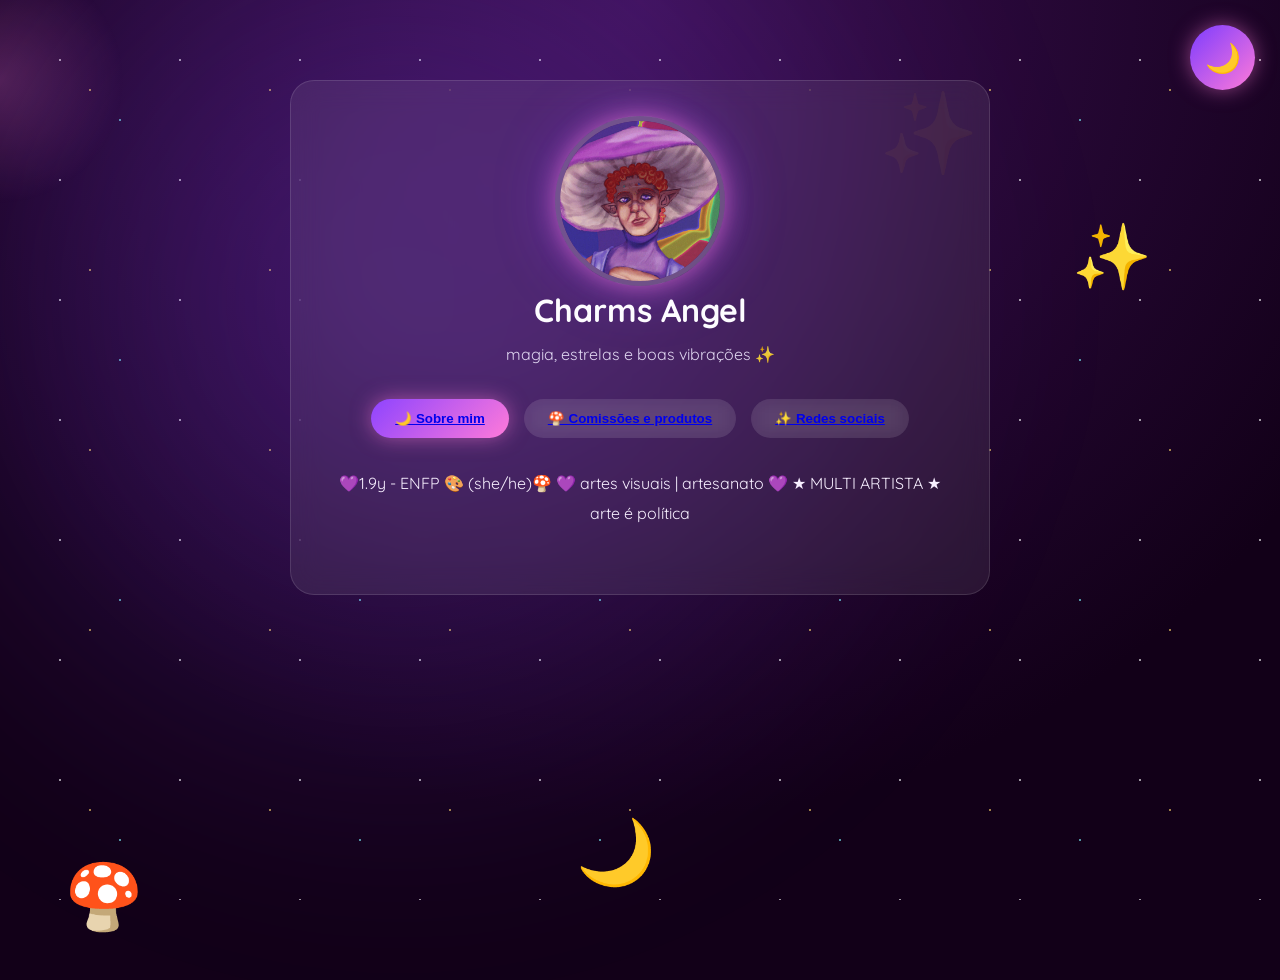
<file: index.html>
<!DOCTYPE html>
<html lang="pt-BR">
<head>
  <meta charset="UTF-8">
  <meta name="viewport" content="width=device-width, initial-scale=1.0">

  <link rel="stylesheet" href="style.css">
  <link rel="icon" type="image/png" href="angel1.jpg">
  <meta name="color-scheme" content="dark light">

  <title>Cantinho do Anjo Charmoso</title>
</head>

<body>
  <button class="theme-toggle" id="themeToggle">
  🌙
</button>

  <div class="glow-follow"></div>


  <div class="mushroom m1">🍄</div>
  <div class="mushroom m2">✨</div>
  <div class="mushroom m3">🌙</div>

  
  <div class="card main-card">


    <div class="profile-area">
      <img src="angel1.jpg" alt="Angel" class="profile-img">

      <h1>Charms Angel</h1>

      <p class="subtitle">
        magia, estrelas e boas vibrações ✨
      </p>
    </div>

  
    <div class="tabs">

      <button class="tab-btn active">
        <a href="sobremim.html">
        🌙 Sobre mim
        </a>
      </button>

      <button class="tab-btn">
        <a href="comissoes.html">
        🍄 Comissões e produtos
        </a>
      </button>

      <button class="tab-btn">
         <a href="redessociais.html">
        ✨ Redes sociais
        </a>
      </button>

    </div>
    <div class="tab-content">

      <p>
        💜1.9y - ENFP 🎨 (she/he)🍄
        💜 artes visuais | artesanato 💜
        ★ MULTI ARTISTA ★
        arte é política

      </p>

   

    </div>

  </div>

  <script>
    const glow = document.querySelector(".glow-follow");

    document.addEventListener("mousemove", (e) => {
      glow.style.left = e.clientX + "px";
      glow.style.top = e.clientY + "px";
    });

    const buttons = document.querySelectorAll(".tab-btn");

    buttons.forEach(btn => {
      btn.addEventListener("click", () => {

        buttons.forEach(b =>
          b.classList.remove("active")
        );

        btn.classList.add("active");

      });
    });
  </script>
<script>

  const toggleBtn = document.getElementById("themeToggle");

  toggleBtn.addEventListener("click", () => {

    document.body.classList.toggle("light-mode");

    if(document.body.classList.contains("light-mode")) {
      toggleBtn.innerHTML = "☀️";
    } else {
      toggleBtn.innerHTML = "🌙";
    }

  });

</script>

</body>
</html>
</file>
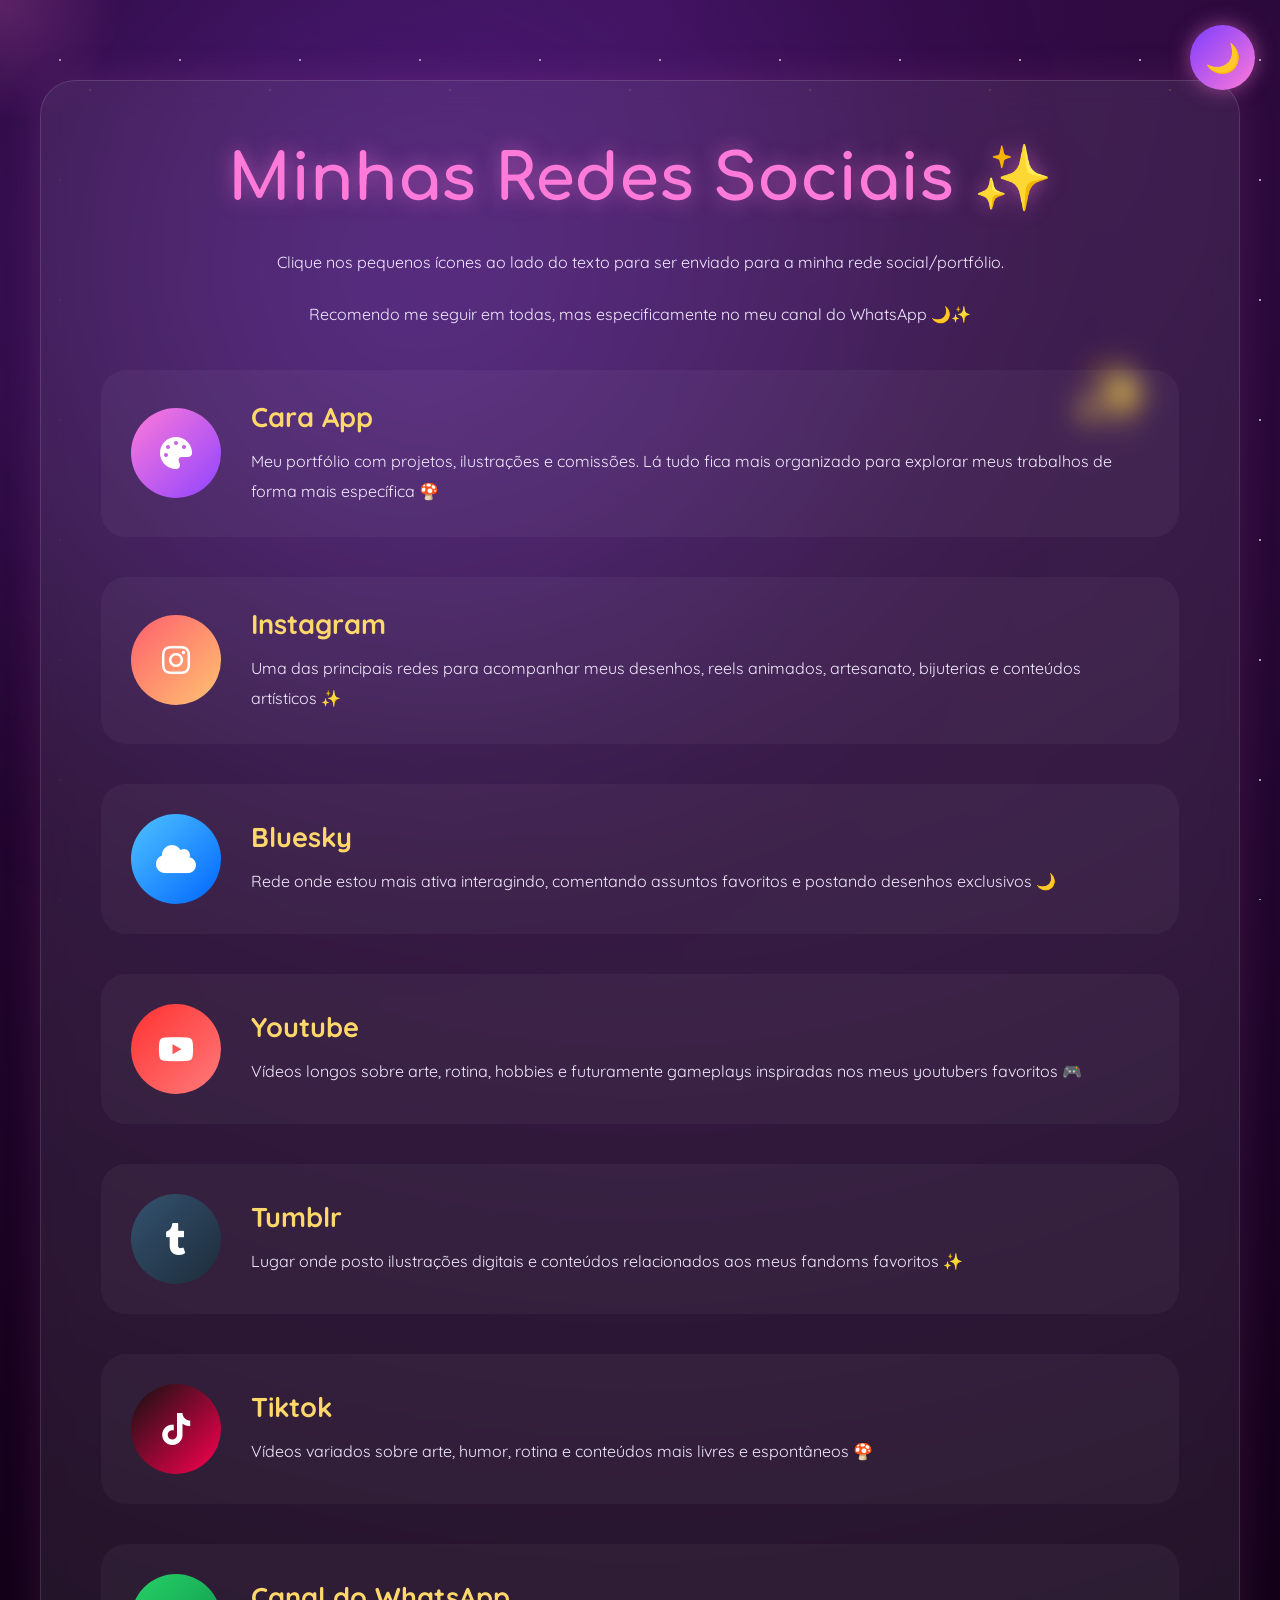
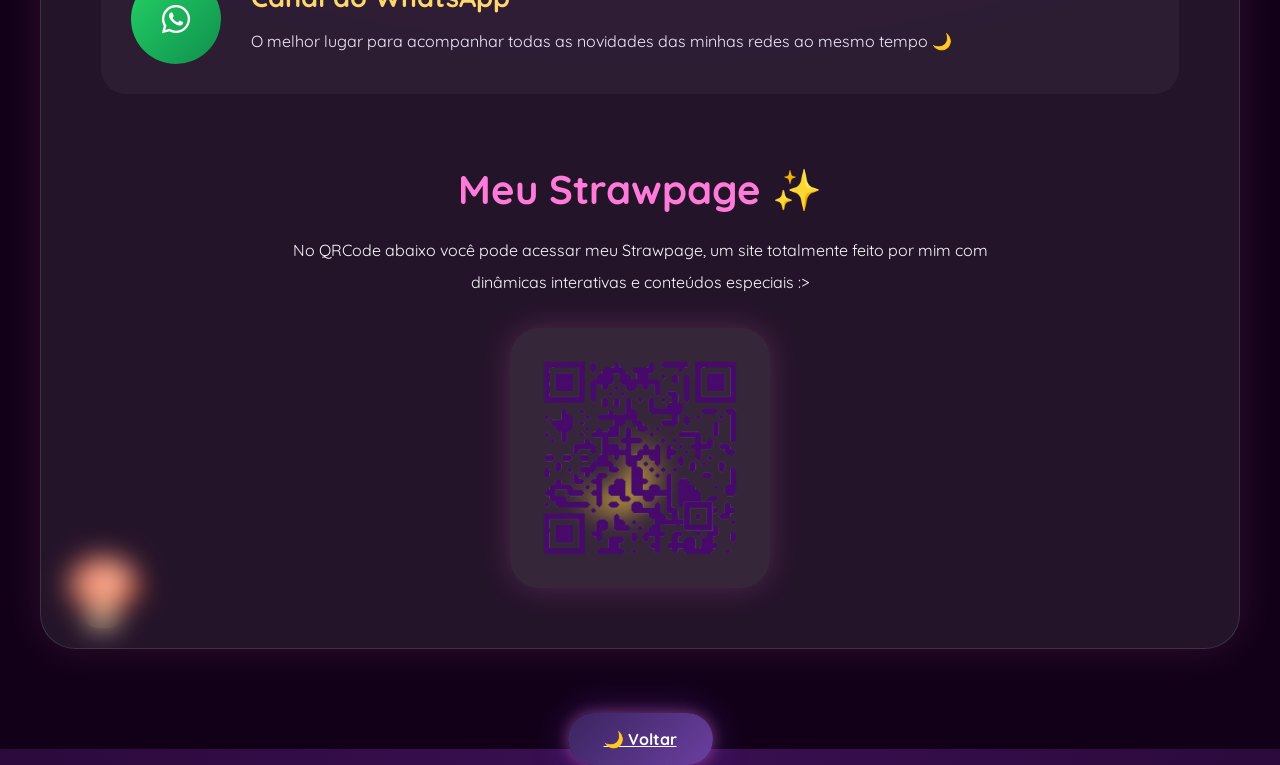
<file: redessociais.html>
<!DOCTYPE html>
<html lang="pt-BR">
<head>
  <meta charset="UTF-8">
  <meta name="viewport" content="width=device-width, initial-scale=1.0">
<link rel="icon" type="image/png" href="angel1.jpg">
   <meta name="color-scheme" content="dark light">

  <title>Redes Sociais ✨</title>

  <link rel="stylesheet" href="style.css">


  <link rel="stylesheet"
  href="https://cdnjs.cloudflare.com/ajax/libs/font-awesome/6.5.1/css/all.min.css">
</head>

<body>

 
  <button class="theme-toggle" id="themeToggle">
    🌙
  </button>


  <div class="glow-follow"></div>

 
  <div class="mushroom m1">🍄</div>
  <div class="mushroom m2">✨</div>
  <div class="mushroom m3">🌙</div>


  <section class="social-section">

    <div class="social-card">

      <h1>Minhas Redes Sociais ✨</h1>

      <p class="intro">
        Clique nos pequenos ícones ao lado do texto para ser enviado
        para a minha rede social/portfólio.
      </p>

      <p class="intro">
        Recomendo me seguir em todas, mas especificamente no meu
        canal do WhatsApp 🌙✨
      </p>

      <div class="social-item">

        <a href="https://cara.app/charmsangels" target="_blank" class="social-icon cara">
          <i class="fa-solid fa-palette"></i>
        </a>

        <div class="social-text">
          <h2>Cara App</h2>

          <p>
            Meu portfólio com projetos, ilustrações e comissões.
            Lá tudo fica mais organizado para explorar meus trabalhos
            de forma mais específica 🍄
          </p>
        </div>

      </div>

      <div class="social-item">

        <a href="https://www.instagram.com/charms_angells?igsh=MTlwbzhpbzNkemEwMQ==
" target="_blank" class="social-icon insta">
          <i class="fab fa-instagram"></i>
        </a>

        <div class="social-text">
          <h2>Instagram</h2>

          <p>
            Uma das principais redes para acompanhar meus desenhos,
            reels animados, artesanato, bijuterias e conteúdos artísticos ✨
          </p>
        </div>

      </div>
      <div class="social-item">

        <a href="https://bsky.app/profile/charmsangels.bsky.social" target="_blank" class="social-icon sky">
          <i class="fa-solid fa-cloud"></i>
        </a>

        <div class="social-text">
          <h2>Bluesky</h2>

          <p>
            Rede onde estou mais ativa interagindo, comentando assuntos
            favoritos e postando desenhos exclusivos 🌙
          </p>
        </div>

      </div>
      <div class="social-item">

        <a href="https://youtube.com/@charms_angels?si=FO3pb_eESqS68z-d" target="_blank" class="social-icon yt">
          <i class="fab fa-youtube"></i>
        </a>

        <div class="social-text">
          <h2>Youtube</h2>

          <p>
            Vídeos longos sobre arte, rotina, hobbies e futuramente
            gameplays inspiradas nos meus youtubers favoritos 🎮
          </p>
        </div>

      </div>

      <div class="social-item">

        <a href="https://www.tumblr.com/charmsangels?source=share" target="_blank" class="social-icon tumblr">
          <i class="fab fa-tumblr"></i>
        </a>

        <div class="social-text">
          <h2>Tumblr</h2>

          <p>
            Lugar onde posto ilustrações digitais e conteúdos
            relacionados aos meus fandoms favoritos ✨
          </p>
        </div>

      </div>
      <div class="social-item">

        <a href="https://www.tiktok.com/@charms_angels?is_from_webapp=1&sender_device=pc" target="_blank" class="social-icon tiktok">
          <i class="fab fa-tiktok"></i>
        </a>

        <div class="social-text">
          <h2>Tiktok</h2>

          <p>
            Vídeos variados sobre arte, humor, rotina e conteúdos
            mais livres e espontâneos 🍄
          </p>
        </div>

      </div>

      <div class="social-item">

        <a href="https://whatsapp.com/channel/0029Vb7cwut8fewswRF84C2z " target="_blank" class="social-icon whats">
          <i class="fab fa-whatsapp"></i>
        </a>

        <div class="social-text">
          <h2>Canal do WhatsApp</h2>

          <p>
            O melhor lugar para acompanhar todas as novidades
            das minhas redes ao mesmo tempo 🌙
          </p>
        </div>

      </div>

      <div class="qr-section">

        <h2>Meu Strawpage ✨</h2>

        <p>
          No QRCode abaixo você pode acessar meu Strawpage,
          um site totalmente feito por mim com dinâmicas interativas
          e conteúdos especiais :>
        </p>

        <div class="qr-box">
          <img src="qrcpde.png" alt="QR Code">
        </div>

      </div>

    </div>

  </section>
  <center>
   <a href="index.html" class="btn-magic secondary">
            🌙 Voltar
          </a>
          </center>

  <script>

    const glow = document.querySelector(".glow-follow");

    document.addEventListener("mousemove", (e) => {
      glow.style.left = e.clientX + "px";
      glow.style.top = e.clientY + "px";
    });

    // tema
    const toggleBtn =
      document.getElementById("themeToggle");

    toggleBtn.addEventListener("click", () => {

      document.body.classList.toggle("light-mode");

      if(document.body.classList.contains("light-mode")) {
        toggleBtn.innerHTML = "☀️";
      } else {
        toggleBtn.innerHTML = "🌙";
      }

    });

  </script>

</body>
</html>
</file>
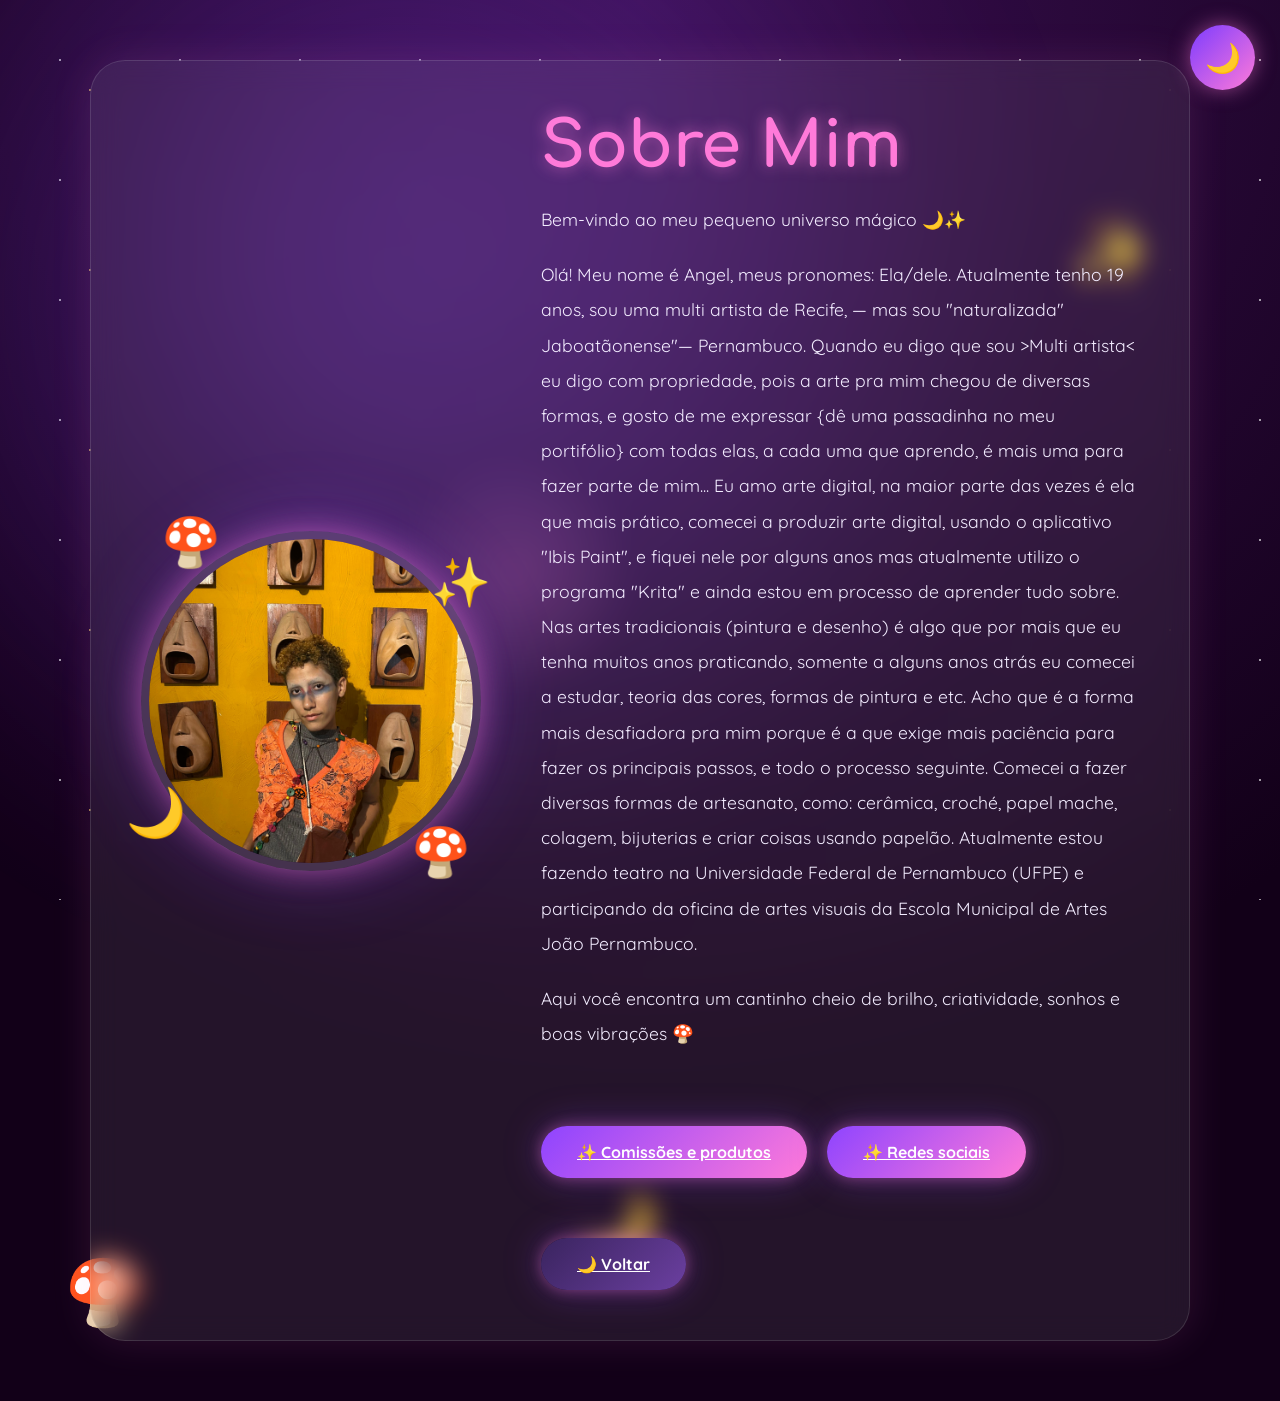
<file: sobremim.html>
<!DOCTYPE html>
<html lang="pt-BR">
<head>
  <meta charset="UTF-8">
  <meta name="viewport" content="width=device-width, initial-scale=1.0">
<link rel="icon" type="image/png" href="angel1.jpg">
  <link rel="stylesheet" href="style.css">
   <meta name="color-scheme" content="dark light">

  <title>Sobre Mim ✨</title>
</head>

<body class="about-body">

 <button class="theme-toggle" id="themeToggle">
  🌙
</button> 
  <div class="glow-follow"></div>


  <div class="mushroom m1">🍄</div>
  <div class="mushroom m2">✨</div>
  <div class="mushroom m3">🌙</div>

 
  <section class="about-section">

    <div class="about-card">

      <div class="mushroom-frame">

        <div class="mush deco1">🍄</div>
        <div class="mush deco2">🍄</div>
        <div class="mush deco3">✨</div>
        <div class="mush deco4">🌙</div>

        <img src="angel2.jfif" alt="Minha foto">

      </div>

      <!-- texto -->
      <div class="about-content">

        <h1>Sobre Mim</h1>

        <p>
          Bem-vindo ao meu pequeno universo mágico 🌙✨
        </p>

        <p>
          
Olá! Meu nome é Angel, meus pronomes: Ela/dele.
Atualmente tenho 19 anos, sou uma multi artista de Recife, — mas sou "naturalizada" Jaboatãonense"— Pernambuco.
Quando eu digo que sou >Multi artista< eu digo com propriedade, pois a arte pra mim chegou de diversas formas, e gosto de me expressar {dê uma passadinha no meu portifólio} com todas elas, a cada uma que aprendo, é mais uma para fazer parte de mim...

Eu amo arte digital, na maior parte das vezes é ela que mais prático, comecei a produzir arte digital, usando o aplicativo "Ibis Paint", e fiquei nele por alguns anos mas atualmente utilizo o programa "Krita" e ainda estou em processo de aprender tudo sobre.

Nas artes tradicionais (pintura e desenho) é algo que por mais que eu tenha muitos anos praticando, somente a alguns anos atrás eu comecei a estudar, teoria das cores, formas de pintura e etc. Acho que é a forma mais desafiadora pra mim porque é a que exige mais paciência para fazer os principais passos, e todo o processo seguinte.
 
Comecei a fazer diversas formas de artesanato, como: cerâmica, croché, papel mache, colagem, bijuterias e criar coisas usando papelão. Atualmente estou fazendo teatro na Universidade Federal de Pernambuco (UFPE) e participando da oficina de artes visuais da Escola Municipal de Artes João Pernambuco.

        </p>

        <p>
          Aqui você encontra um cantinho cheio
          de brilho, criatividade, sonhos e boas vibrações 🍄
        </p>

        <div class="about-buttons">

          <a href="#" class="btn-magic">
            ✨ Comissões e produtos
          </a>
          <a href="redessociais.html" class="btn-magic">
            ✨ Redes sociais
          </a>

          <a href="index.html" class="btn-magic secondary">
            🌙 Voltar
          </a>

        </div>

      </div>

    </div>

  </section>

  <script>
    const glow = document.querySelector(".glow-follow");

    document.addEventListener("mousemove", (e) => {
      glow.style.left = e.clientX + "px";
      glow.style.top = e.clientY + "px";
    });
  </script>
  <script>

  const toggleBtn = document.getElementById("themeToggle");

  toggleBtn.addEventListener("click", () => {

    document.body.classList.toggle("light-mode");

    if(document.body.classList.contains("light-mode")) {
      toggleBtn.innerHTML = "☀️";
    } else {
      toggleBtn.innerHTML = "🌙";
    }

  });

</script>

</body>
</html>
</file>
<file: style.css>
@import url('https://fonts.googleapis.com/css2?family=Comfortaa:wght@300;400;700&family=Quicksand:wght@300;500;700&display=swap');

:root {
  --bg-dark: #120018;
  --bg-mid: #2a1240;
  --purple: #8e44ff;
  --pink: #ff7ad9;
  --cyan: #7ef9ff;
  --gold: #ffd86b;
  --green: #8dffb1;
  --white: #fdfcff;
  --glass: rgba(255,255,255,0.08);
  --shadow: 0 0 20px rgba(255, 122, 217, 0.35);
}

* {
  margin: 0;
  padding: 0;
  box-sizing: border-box;
}

body {
  font-family: 'Quicksand', sans-serif;
  min-height: 100vh;
  overflow-x: hidden;
  color: var(--white);
  background:
    radial-gradient(circle at top, #3a0f52 0%, #120018 70%);
  position: relative;
}


body::before {
  content: "";
  position: fixed;
  inset: 0;
  background-image:
    radial-gradient(white 1px, transparent 1px),
    radial-gradient(#ffd86b 1px, transparent 1px),
    radial-gradient(#7ef9ff 1px, transparent 1px);

  background-size:
    120px 120px,
    180px 180px,
    240px 240px;

  animation: starsMove 40s linear infinite;
  opacity: 0.6;
  z-index: -2;
}

@keyframes starsMove {
  from {
    transform: translateY(0);
  }
  to {
    transform: translateY(-200px);
  }
}

body::after {
  content: "";
  position: fixed;
  width: 1200px;
  height: 1200px;
  background:
    radial-gradient(circle, rgba(142,68,255,0.3), transparent 70%);
  top: -300px;
  left: -200px;
  filter: blur(90px);
  animation: pulse 8s ease-in-out infinite;
  z-index: -1;
}

@keyframes pulse {
  0%,100% {
    transform: scale(1);
  }
  50% {
    transform: scale(1.2);
  }
}

.container {
  width: 90%;
  max-width: 1200px;
  margin: auto;
  padding: 60px 20px;
}
.hero {
  text-align: center;
  padding: 100px 20px;
}

.hero h1 {
  font-family: 'Comfortaa', cursive;
  font-size: 5rem;
  color: var(--pink);
  text-shadow:
    0 0 10px var(--pink),
    0 0 30px var(--purple);
  animation: float 4s ease-in-out infinite;
}

.hero p {
  margin-top: 20px;
  font-size: 1.3rem;
  color: #eee;
  max-width: 700px;
  margin-inline: auto;
  line-height: 1.8;
}

@keyframes float {
  0%,100% {
    transform: translateY(0px);
  }
  50% {
    transform: translateY(-12px);
  }
}

.btn-magic {
  margin-top: 40px;
  padding: 16px 36px;
  border: none;
  border-radius: 999px;
  font-size: 1rem;
  font-weight: bold;
  cursor: pointer;
  color: white;

  background: linear-gradient(
    135deg,
    var(--purple),
    var(--pink)
  );

  box-shadow:
    0 0 15px rgba(255,122,217,0.4),
    0 0 40px rgba(142,68,255,0.3);

  transition: 0.4s;
}

.btn-magic:hover {
  transform: translateY(-6px) scale(1.05);
  box-shadow:
    0 0 20px rgba(255,122,217,0.8),
    0 0 60px rgba(142,68,255,0.6);
}

.cards {
  display: grid;
  grid-template-columns: repeat(auto-fit, minmax(260px,1fr));
  gap: 30px;
  margin-top: 70px;
}

.card {
  background: var(--glass);
  backdrop-filter: blur(14px);

  border:
    1px solid rgba(255,255,255,0.12);

  border-radius: 24px;
  padding: 35px;

  transition: 0.5s;
  position: relative;
  overflow: hidden;
}

.card::before {
  content: "✨";
  position: absolute;
  font-size: 5rem;
  opacity: 0.05;
  right: 10px;
  top: 0;
}

.card:hover {
  transform: translateY(-10px) rotate(-1deg);
  box-shadow: var(--shadow);
}

.card h2 {
  color: var(--gold);
  margin-bottom: 15px;
  font-size: 1.8rem;
}

.card p {
  line-height: 1.8;
  color: #f0e9ff;
}

.mushroom {
  position: absolute;
  font-size: 4rem;
  animation: bounce 4s infinite ease-in-out;
  user-select: none;
}

.m1 {
  left: 5%;
  bottom: 5%;
}

.m2 {
  right: 10%;
  top: 15%;
  animation-delay: 1s;
}

.m3 {
  left: 45%;
  bottom: 10%;
  animation-delay: 2s;
}

@keyframes bounce {
  0%,100% {
    transform: translateY(0px) rotate(0deg);
  }
  50% {
    transform: translateY(-18px) rotate(4deg);
  }
}

nav {
  width: 100%;
  padding: 20px 40px;

  display: flex;
  justify-content: space-between;
  align-items: center;

  position: sticky;
  top: 0;

  backdrop-filter: blur(10px);

  background: rgba(18, 0, 24, 0.45);
  z-index: 999;
}

.logo {
  font-family: 'Comfortaa', cursive;
  font-size: 1.5rem;
  color: var(--pink);
  text-shadow: 0 0 10px var(--pink);
}

nav ul {
  display: flex;
  gap: 24px;
  list-style: none;
}

nav a {
  color: white;
  text-decoration: none;
  transition: 0.3s;
  position: relative;
}

nav a:hover {
  color: var(--cyan);
}

nav a::after {
  content: "";
  position: absolute;
  left: 0;
  bottom: -6px;

  width: 0%;
  height: 2px;

  background: var(--cyan);
  transition: 0.3s;
}

nav a:hover::after {
  width: 100%;
}

::-webkit-scrollbar {
  width: 10px;
}

::-webkit-scrollbar-track {
  background: #120018;
}

::-webkit-scrollbar-thumb {
  background: linear-gradient(
    var(--purple),
    var(--pink)
  );

  border-radius: 999px;
}
.glow-follow {
  position: fixed;
  width: 250px;
  height: 250px;
  border-radius: 50%;

  background:
    radial-gradient(circle,
      rgba(255,122,217,0.22),
      transparent 70%);

  pointer-events: none;
  transform: translate(-50%, -50%);
  z-index: -1;
}
@media (max-width: 768px) {

  .hero h1 {
    font-size: 3rem;
  }

  nav {
    flex-direction: column;
    gap: 20px;
  }

  .cards {
    grid-template-columns: 1fr;
  }

}
.main-card {
  width: 90%;
  max-width: 700px;
  margin: 80px auto;
  text-align: center;
}
.profile-area {
  margin-bottom: 30px;
}

.profile-img {
  width: 170px;
  height: 170px;

  object-fit: cover;

  border-radius: 50%;

  border: 5px solid rgba(255,255,255,0.2);

  box-shadow:
    0 0 25px rgba(255,122,217,0.6),
    0 0 60px rgba(142,68,255,0.4);

  animation: float 4s ease-in-out infinite;
}

.subtitle {
  margin-top: 10px;
  color: #eee;
  opacity: 0.9;
}

.tabs {
  display: flex;
  justify-content: center;
  gap: 15px;
  flex-wrap: wrap;

  margin-bottom: 30px;
}

.tab-btn {
  padding: 12px 24px;

  border: none;
  border-radius: 999px;

  cursor: pointer;

  background: rgba(255,255,255,0.08);

  color: white;

  backdrop-filter: blur(10px);

  transition: 0.4s;

  font-weight: bold;
}

.tab-btn:hover {
  transform: translateY(-4px);

  background:
    linear-gradient(
      135deg,
      var(--purple),
      var(--pink)
    );

  box-shadow:
    0 0 15px rgba(255,122,217,0.4);
}

.tab-btn.active {
  background:
    linear-gradient(
      135deg,
      var(--purple),
      var(--pink)
    );

  box-shadow:
    0 0 20px rgba(255,122,217,0.5);
}


.tab-content p {
  line-height: 1.9;
  margin-bottom: 30px;
  color: #f7efff;
}
.about-body {
  min-height: 100vh;
  display: flex;
  justify-content: center;
  align-items: center;
}

.about-section {
  width: 100%;
  padding: 60px 20px;
}

.about-card {
  max-width: 1100px;
  margin: auto;

  display: flex;
  align-items: center;
  gap: 60px;

  background: rgba(255,255,255,0.08);

  backdrop-filter: blur(14px);

  border:
    1px solid rgba(255,255,255,0.12);

  border-radius: 35px;

  padding: 50px;

  box-shadow:
    0 0 40px rgba(255,122,217,0.12);
}

.mushroom-frame {
  position: relative;
  width: 340px;
  height: 340px;
  flex-shrink: 0;
}

.mushroom-frame img {
  width: 100%;
  height: 100%;

  object-fit: cover;

  border-radius: 50%;

  border: 8px solid rgba(255,255,255,0.12);

  box-shadow:
    0 0 30px rgba(255,122,217,0.5),
    0 0 80px rgba(142,68,255,0.3);

  animation: float 5s ease-in-out infinite;
}
.mush {
  position: absolute;
  font-size: 3rem;

  animation: mushFloat 4s ease-in-out infinite;
}

.deco1 {
  top: -20px;
  left: 20px;
}

.deco2 {
  bottom: -10px;
  right: 10px;
}

.deco3 {
  top: 20px;
  right: -10px;
}

.deco4 {
  bottom: 30px;
  left: -15px;
}

@keyframes mushFloat {
  0%,100% {
    transform: translateY(0px) rotate(0deg);
  }

  50% {
    transform: translateY(-10px) rotate(6deg);
  }
}

.about-content h1 {
  font-size: 4rem;

  margin-bottom: 20px;

  color: var(--pink);

  font-family: 'Comfortaa', cursive;

  text-shadow:
    0 0 15px rgba(255,122,217,0.6);
}

.about-content p {
  line-height: 2;

  margin-bottom: 20px;

  color: #f3ecff;

  font-size: 1.1rem;
}

.about-buttons {
  margin-top: 35px;

  display: flex;
  gap: 20px;
  flex-wrap: wrap;
}

.secondary {
  background:
    linear-gradient(
      135deg,
      #3a245f,
      #6b3fa0
    );
}

@media (max-width: 900px) {

  .about-card {
    flex-direction: column;
    text-align: center;
  }

  .about-content h1 {
    font-size: 3rem;
  }

  .mushroom-frame {
    width: 260px;
    height: 260px;
  }

  .about-buttons {
    justify-content: center;
  }

}
body {
  transition:
    background 0.5s ease,
    color 0.5s ease;
}

.theme-toggle {
  position: fixed;

  top: 25px;
  right: 25px;

  width: 65px;
  height: 65px;

  border: none;
  border-radius: 50%;

  cursor: pointer;

  font-size: 1.8rem;

  color: white;

  z-index: 9999;

  background:
    linear-gradient(
      135deg,
      #7c3cff,
      #ff7ad9
    );

  box-shadow:
    0 0 20px rgba(255,122,217,0.5);

  transition: 0.4s;
}

.theme-toggle:hover {
  transform: scale(1.1) rotate(8deg);
}

body.light-mode {

  background:
    radial-gradient(circle at top,
      #fff6b7 0%,
      #ffd76a 55%,
      #ffca3a 100%);

  color: #5c3b00;
}


body.light-mode::before {
  opacity: 0.3;

  background-image:
    radial-gradient(#fff2b0 1px, transparent 1px),
    radial-gradient(#ffffff 1px, transparent 1px),
    radial-gradient(#ffe066 1px, transparent 1px);
}



body.light-mode::after {
  background:
    radial-gradient(circle,
      rgba(255,255,180,0.5),
      transparent 70%);
}

body.light-mode .card,
body.light-mode .about-card {

  background:
    rgba(255,255,255,0.25);

  border:
    1px solid rgba(255,255,255,0.4);

  box-shadow:
    0 0 35px rgba(255, 196, 0, 0.25);
}

body.light-mode h1,
body.light-mode h2 {
  color: #c26a00;

  text-shadow:
    0 0 10px rgba(255,196,0,0.4);
}

body.light-mode p,
body.light-mode a,
body.light-mode .subtitle {
  color: #5a4300;
}

body.light-mode .btn-magic,
body.light-mode .tab-btn.active {

  background:
    linear-gradient(
      135deg,
      #ffd43b,
      #ffb703
    );

  color: #4b3200;

  box-shadow:
    0 0 20px rgba(255,196,0,0.45);
}

body.light-mode .tab-btn {
  background:
    rgba(255,255,255,0.35);

  color: #6a4900;
}

body.light-mode .profile-img,
body.light-mode .mushroom-frame img {

  box-shadow:
    0 0 30px rgba(255,196,0,0.5),
    0 0 80px rgba(255,220,120,0.4);
}

body.light-mode .glow-follow {

  background:
    radial-gradient(circle,
      rgba(255,220,120,0.35),
      transparent 70%);
}

body.light-mode ::-webkit-scrollbar-track {
  background: #ffd76a;
}

body.light-mode ::-webkit-scrollbar-thumb {

  background:
    linear-gradient(
      #ffcf33,
      #ffb703
    );
}
/* =========================================
   REDES SOCIAIS
========================================= */

.social-section {
  padding: 80px 20px;
}

.social-card {

  max-width: 1200px;
  margin: auto;

  background:
    rgba(255,255,255,0.08);

  backdrop-filter: blur(14px);

  border:
    1px solid rgba(255,255,255,0.12);

  border-radius: 35px;

  padding: 60px;

  box-shadow:
    0 0 40px rgba(255,122,217,0.12);
}

.social-card h1 {

  text-align: center;

  font-size: 4rem;

  margin-bottom: 30px;

  color: var(--pink);

  font-family: 'Comfortaa', cursive;

  text-shadow:
    0 0 20px rgba(255,122,217,0.5);
}

.intro {

  text-align: center;

  max-width: 850px;

  margin:
    0 auto 20px auto;

  line-height: 2;

  color: #f2ebff;
}

/* =========================================
   ITEM REDE
========================================= */

.social-item {

  display: flex;
  align-items: center;
  gap: 30px;

  margin-top: 40px;

  padding: 30px;

  border-radius: 25px;

  background:
    rgba(255,255,255,0.04);

  transition: 0.4s;
}

.social-item:hover {

  transform: translateY(-6px);

  background:
    rgba(255,255,255,0.08);

  box-shadow:
    0 0 25px rgba(255,122,217,0.15);
}


.social-icon {

  min-width: 90px;
  width: 90px;
  height: 90px;

  display: flex;
  justify-content: center;
  align-items: center;

  border-radius: 50%;

  text-decoration: none;

  font-size: 2rem;

  color: white;

  transition: 0.4s;
}

.social-icon:hover {
  transform: scale(1.12) rotate(5deg);
}

.cara {
  background:
    linear-gradient(135deg,#ff7ad9,#8e44ff);
}

.insta {
  background:
    linear-gradient(135deg,#ff5f6d,#ffc371);
}

.sky {
  background:
    linear-gradient(135deg,#4fc3ff,#0066ff);
}

.yt {
  background:
    linear-gradient(135deg,#ff3131,#ff7b7b);
}

.tumblr {
  background:
    linear-gradient(135deg,#34526f,#1d2c3a);
}

.tiktok {
  background:
    linear-gradient(135deg,#111,#ff0050);
}

.whats {
  background:
    linear-gradient(135deg,#25d366,#0f8f4d);
}

.social-text h2 {

  margin-bottom: 12px;

  color: var(--gold);

  font-size: 1.7rem;
}

.social-text p {

  line-height: 1.9;

  color: #f3ecff;
}

.qr-section {

  margin-top: 70px;

  text-align: center;
}

.qr-section h2 {

  font-size: 2.5rem;

  margin-bottom: 20px;

  color: var(--pink);
}

.qr-section p {

  max-width: 700px;

  margin:
    0 auto 30px auto;

  line-height: 2;
}

.qr-box {

  width: 260px;
  height: 260px;

  margin: auto;

  padding: 15px;

  border-radius: 30px;

  background:
    rgba(255,255,255,0.08);

  box-shadow:
    0 0 30px rgba(255,122,217,0.2);

  animation:
    float 4s ease-in-out infinite;
}

.qr-box img {

  width: 100%;
  height: 100%;

  object-fit: cover;

  border-radius: 20px;
}

body.light-mode .social-card,
body.light-mode .social-item,
body.light-mode .qr-box {

  background:
    rgba(255,255,255,0.25);
}

body.light-mode .social-text p,
body.light-mode .intro,
body.light-mode .qr-section p {

  color: #5c4300;
}


@media (max-width: 850px) {

  .social-card {
    padding: 35px;
  }

  .social-card h1 {
    font-size: 2.8rem;
  }

  .social-item {

    flex-direction: column;

    text-align: center;
  }

}

.shop-section {
  padding: 80px 20px;
}

.shop-header {
  text-align: center;
  margin-bottom: 60px;
}

.shop-header h1 {
  font-size: 4rem;
  color: var(--pink);
  font-family: 'Comfortaa', cursive;
  text-shadow: 0 0 20px rgba(255,122,217,0.5);
}

.shop-header p {
  margin-top: 15px;
  color: #f3ecff;
  font-size: 1.2rem;
}


.products-grid {
  display: grid;
  grid-template-columns: repeat(auto-fit, minmax(280px, 1fr));
  gap: 35px;
  max-width: 1400px;
  margin: auto;
}


.product-card {
  background: rgba(255,255,255,0.08);
  border: 1px solid rgba(255,255,255,0.12);
  backdrop-filter: blur(14px);
  border-radius: 30px;
  overflow: hidden;
  transition: 0.4s;
}

.product-card:hover {
  transform: translateY(-8px) rotate(-1deg);
  box-shadow: 0 0 35px rgba(255,122,217,0.2);
}

.product-card img {
  width: 100%;
  height: 260px;
  object-fit: cover;
}

.product-card h2 {
  text-align: center;
  margin-top: 20px;
  color: var(--gold);
  font-size: 2rem;
}

.product-card p {
  padding: 20px;
  text-align: center;
  line-height: 1.8;
  color: #f3ecff;
}


.product-buttons {
  display: flex;
  justify-content: center;
  gap: 15px;
  flex-wrap: wrap;
  padding-bottom: 25px;
}

.btn-cart {
  border: none;
  padding: 14px 22px;
  border-radius: 999px;
  cursor: pointer;
  font-weight: bold;
  color: white;
  background: linear-gradient(135deg, #8dffb1, #1ea95b);
  transition: 0.4s;
}

.btn-cart:hover {
  transform: scale(1.05);
  box-shadow: 0 0 20px rgba(141,255,177,0.5);
}

.small {
  padding: 12px 18px;
}


.floating-cart {
  position: fixed;
  top: 25px;
  right: 25px;
  z-index: 9999;
}

.cart-icon-btn {
  width: 75px;
  height: 75px;

  border: none;
  border-radius: 50%;

  cursor: pointer;

  font-size: 2rem;
  color: white;

  position: relative;

  background: linear-gradient(135deg, #8e44ff, #ff7ad9);

  box-shadow: 0 0 25px rgba(255,122,217,0.4);

  transition: 0.4s;
}

.cart-icon-btn:hover {
  transform: scale(1.08) rotate(5deg);
  box-shadow: 0 0 35px rgba(255,122,217,0.6);
}

#cart-count {
  position: absolute;
  top: -6px;
  right: -2px;

  width: 30px;
  height: 30px;

  display: flex;
  justify-content: center;
  align-items: center;

  border-radius: 50%;

  background: #ffd43b;
  color: #4b3200;

  font-weight: bold;
  font-size: 0.95rem;

  box-shadow: 0 0 15px rgba(255,212,59,0.5);
}

body.light-mode .product-card {
  background: rgba(255,255,255,0.25);
}

body.light-mode .shop-header p,
body.light-mode .product-card p {
  color: #5c4300;
}

body.light-mode .cart-icon-btn {
  background: linear-gradient(135deg, #ffd43b, #ffb703);
  color: #5c3b00;
}


@media (max-width: 900px) {

  .shop-header h1 {
    font-size: 2.8rem;
  }

}
</file>
